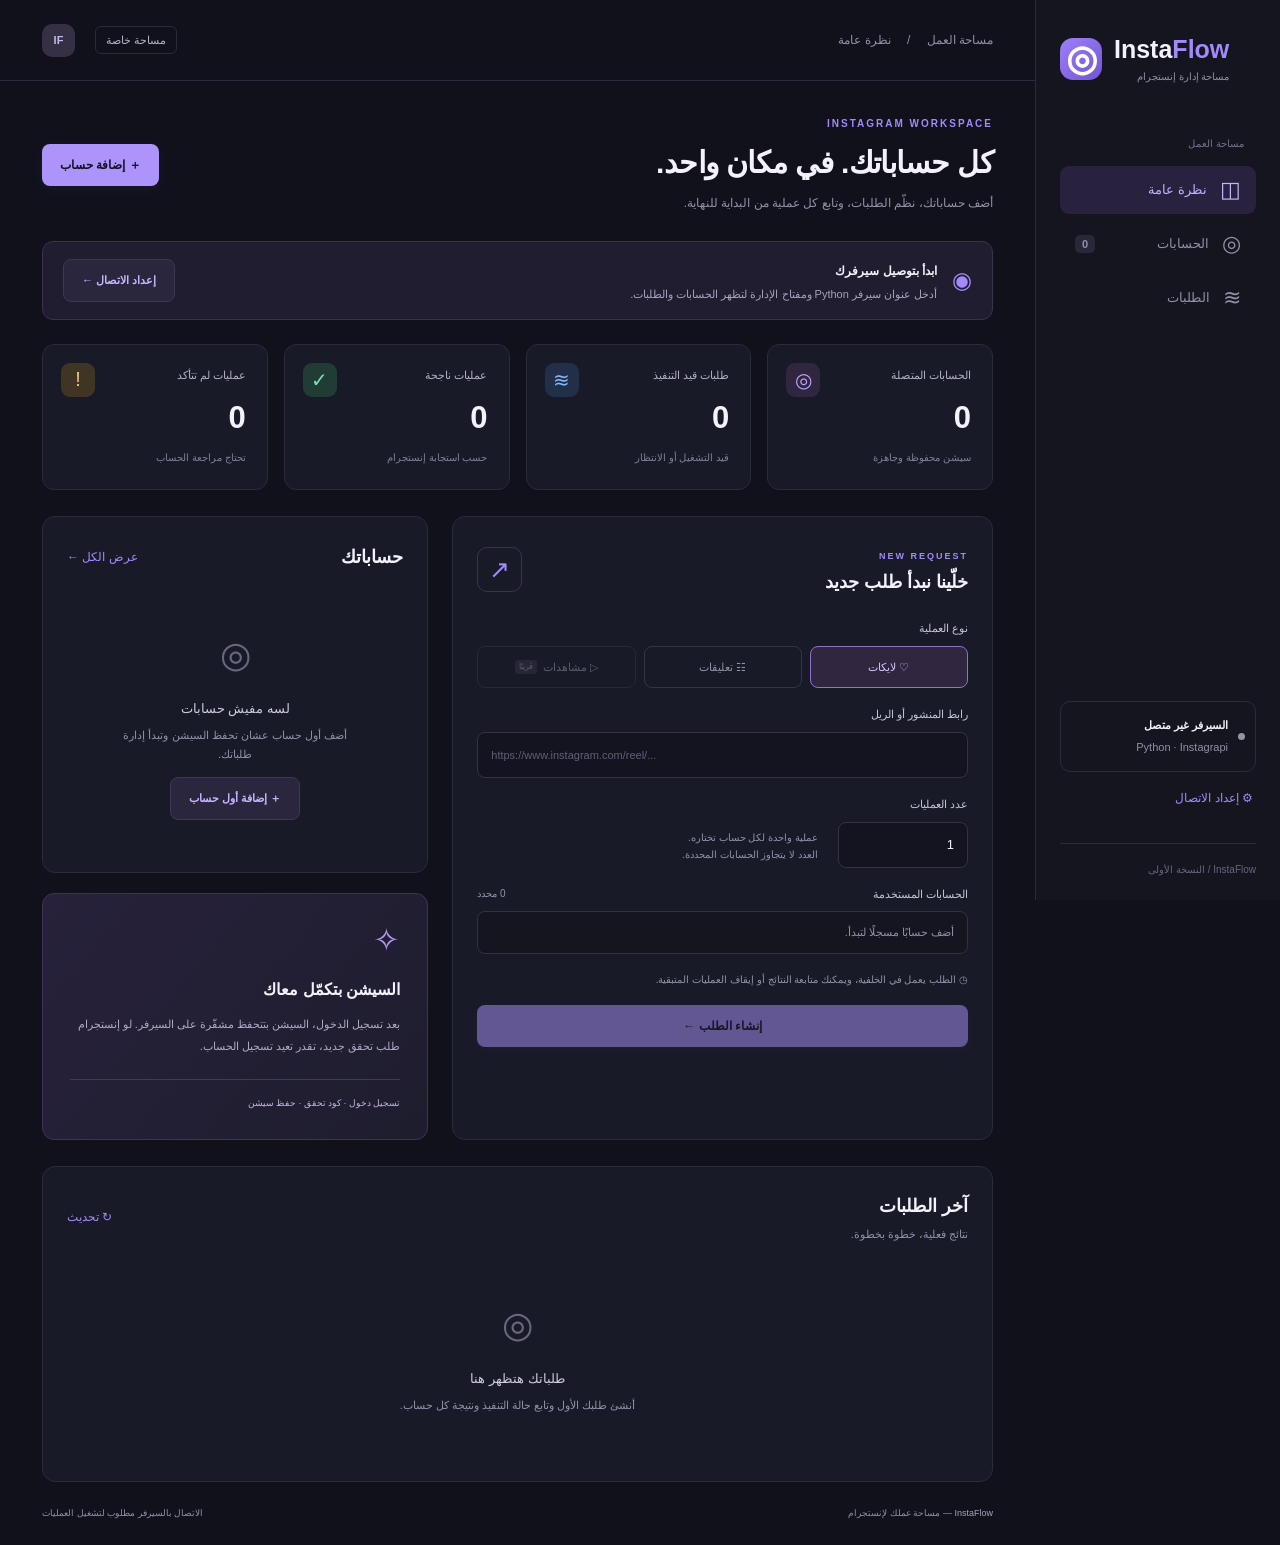
<file: web/index.html>
<!doctype html>
<html lang="ar" dir="rtl">
<head>
  <meta charset="utf-8"><meta name="viewport" content="width=device-width, initial-scale=1">
  <meta name="theme-color" content="#10111c"><title>InstaFlow — إدارة حسابات إنستجرام</title>
  <link rel="stylesheet" href="./assets/styles.css"><script src="./assets/app.js" defer></script>
</head>
<body>
<div class="layout">
  <aside class="sidebar">
    <a class="brand" href="./"><span class="brand-icon">◎</span><span>Insta<span class="accent">Flow</span><small>مساحة إدارة إنستجرام</small></span></a>
    <div class="nav-label">مساحة العمل</div>
    <nav aria-label="التنقل الرئيسي">
      <button class="nav active" data-view="overview"><span>◫</span> نظرة عامة</button>
      <button class="nav" data-view="accounts"><span>◎</span> الحسابات <b id="nav-count">0</b></button>
      <button class="nav" data-view="jobs"><span>≋</span> الطلبات</button>
    </nav>
    <div class="side-bottom"><div class="server-card"><span class="dot" id="server-dot"></span><div><strong id="server-label">السيرفر غير متصل</strong><small>Python · Instagrapi</small></div></div><button class="text-button" id="connection-button">⚙ إعداد الاتصال</button><small class="version">InstaFlow / النسخة الأولى</small></div>
  </aside>
  <main>
    <header><div class="breadcrumb">مساحة العمل <span>/</span> <span id="breadcrumb">نظرة عامة</span></div><div class="header-actions"><span class="workspace-badge">مساحة خاصة</span><button class="avatar" id="disconnect-button" title="قطع الاتصال" aria-label="قطع الاتصال">IF</button></div></header>
    <div class="content">
      <section class="page-heading"><div><div class="eyebrow">INSTAGRAM WORKSPACE</div><h1 id="page-title">كل حساباتك. في مكان واحد.</h1><p id="page-description">أضف حساباتك، نظّم الطلبات، وتابع كل عملية من البداية للنهاية.</p></div><button class="button primary" id="add-account">＋ إضافة حساب</button></section>
      <div class="notice" id="connection-notice"><span>◉</span><div><strong>ابدأ بتوصيل سيرفرك</strong><p>أدخل عنوان سيرفر Python ومفتاح الإدارة لتظهر الحسابات والطلبات.</p></div><button class="button subtle" id="connect-notice">إعداد الاتصال ←</button></div>
      <section class="stats" aria-label="إحصائيات الحسابات والطلبات">
        <article class="stat"><span class="stat-icon violet">◎</span><p>الحسابات المتصلة</p><strong id="stat-accounts">0</strong><small>سيشن محفوظة وجاهزة</small></article>
        <article class="stat"><span class="stat-icon blue">≋</span><p>طلبات قيد التنفيذ</p><strong id="stat-running">0</strong><small>قيد التشغيل أو الانتظار</small></article>
        <article class="stat"><span class="stat-icon green">✓</span><p>عمليات ناجحة</p><strong id="stat-completed">0</strong><small>حسب استجابة إنستجرام</small></article>
        <article class="stat"><span class="stat-icon amber">!</span><p>عمليات لم تتأكد</p><strong id="stat-failed">0</strong><small>تحتاج مراجعة الحساب</small></article>
      </section>
      <div class="main-grid" id="overview-view">
        <section class="panel new-job-panel"><div class="panel-heading"><div><span class="eyebrow">NEW REQUEST</span><h2>خلّينا نبدأ طلب جديد</h2></div><span class="panel-icon">↗</span></div>
          <form id="job-form">
            <label>نوع العملية</label><div class="action-tabs"><label class="action-tab"><input type="radio" name="action" value="like" checked><span>♡ لايكات</span></label><label class="action-tab"><input type="radio" name="action" value="comment"><span>☷ تعليقات</span></label><span class="unavailable" title="مشاهدات الريلز تحتاج اختبار احتساب فعلي">▷ مشاهدات <small>قريبًا</small></span></div>
            <label for="post-url">رابط المنشور أو الريل</label><input id="post-url" name="url" type="url" dir="ltr" placeholder="https://www.instagram.com/reel/..." required maxlength="500">
            <div id="comment-field" hidden><label for="comment">نص التعليق</label><textarea id="comment" name="comment" rows="3" maxlength="1000" placeholder="اكتب التعليق هنا…"></textarea></div>
            <div class="form-row"><div><label for="quantity">عدد العمليات</label><input id="quantity" name="quantity" type="number" min="1" max="100" value="1" required></div><div class="quantity-help">عملية واحدة لكل حساب تختاره.<br>العدد لا يتجاوز الحسابات المحددة.</div></div>
            <label>الحسابات المستخدمة <span class="muted" id="selected-count">0 محدد</span></label><div id="account-picker" class="account-picker"><p class="muted">أضف حسابًا مسجلًا لتبدأ.</p></div>
            <p class="form-note">◷ الطلب يعمل في الخلفية، ويمكنك متابعة النتائج أو إيقاف العمليات المتبقية.</p><button class="button primary full" id="submit-job" type="submit">إنشاء الطلب ←</button>
          </form>
        </section>
        <div class="right-stack"><section class="panel"><div class="panel-heading"><h2>حساباتك</h2><button class="text-button" data-go="accounts">عرض الكل ←</button></div><div id="overview-accounts"></div></section><section class="tip-card"><span class="tip-icon">✧</span><h3>السيشن بتكمّل معاك</h3><p>بعد تسجيل الدخول، السيشن بتتحفظ مشفّرة على السيرفر. لو إنستجرام طلب تحقق جديد، تقدر تعيد تسجيل الحساب.</p><div class="tip-tag">تسجيل دخول · كود تحقق · حفظ سيشن</div></section></div>
      </div>
      <section id="accounts-view" hidden class="panel"><div class="panel-heading"><h2>كل الحسابات</h2><span class="muted">الحسابات المسجلة فقط</span></div><div id="accounts-list"></div></section>
      <section class="panel activity-panel" id="jobs-section"><div class="panel-heading"><div><h2>آخر الطلبات</h2><p class="muted">نتائج فعلية، خطوة بخطوة.</p></div><button class="text-button" id="refresh-button">↻ تحديث</button></div><div id="jobs-list"></div></section>
      <footer><span>InstaFlow <span class="muted">— مساحة عملك لإنستجرام</span></span><span class="muted">الاتصال بالسيرفر مطلوب لتشغيل العمليات</span></footer>
    </div>
  </main>
</div>
<dialog id="connection-dialog"><form id="connection-form"><div class="dialog-heading"><h2>توصيل السيرفر</h2><button class="close" type="button" data-close="connection-dialog" aria-label="إغلاق">×</button></div><p class="muted">مفتاح الإدارة يظل في ذاكرة هذه الصفحة؛ ستحتاج إدخاله بعد إعادة تحميلها.</p><label for="api-url">عنوان سيرفر Python</label><input id="api-url" type="url" dir="ltr" placeholder="https://api.example.com" required><label for="admin-key">مفتاح الإدارة</label><input id="admin-key" type="password" autocomplete="off" required minlength="32"><p id="connection-error" class="error" role="alert"></p><button class="button primary full" type="submit">اتصال بالسيرفر</button></form></dialog>
<dialog id="login-dialog"><div class="dialog-heading"><h2>إضافة حساب إنستجرام</h2><button class="close" type="button" data-close="login-dialog" aria-label="إغلاق">×</button></div><form id="login-form"><p class="muted">لو عندك حساب محفوظ، نفحص السيشن أولًا. كلمة المرور مطلوبة لأول دخول أو عند انتهاء السيشن، ولا تُحفظ.</p><label for="username">اسم المستخدم أو الإيميل</label><input id="username" dir="ltr" autocomplete="off" required maxlength="100" placeholder="username / email"><label for="password">كلمة المرور (أول دخول أو تجديد سيشن)</label><input id="password" type="password" autocomplete="off" required maxlength="300"><button class="button primary full" type="submit">فحص السيشن / تسجيل الدخول</button></form><form id="session-form"><h3>عندك سيشن محفوظة؟</h3><p class="muted">اختر ملف session.json المحفوظ من instagrapi. نتحقق من الحساب ونحفظ السيشن مشفّرة، بدون كلمة مرور.</p><label for="session-file">ملف السيشن (حتى 12 كيلوبايت)</label><input id="session-file" type="file" accept=".json,application/json" required><button class="button subtle full" type="submit">استيراد السيشن</button></form><div id="login-progress" hidden><div class="login-status"><span class="pulse">◎</span><p id="login-message" role="status"></p></div><form id="code-form" hidden><label id="code-label" for="code">كود التحقق</label><input id="code" inputmode="numeric" pattern="[0-9]{6,8}" maxlength="8" minlength="6" autocomplete="one-time-code" dir="ltr" required><button class="button primary full" type="submit">تأكيد الكود</button></form><button id="retry-login" class="button subtle full" hidden>محاولة جديدة</button></div><p id="login-error" class="error" role="alert"></p></dialog>
<div id="toast" class="toast" hidden role="status"></div>
</body></html>
</file>
<file: web/assets/styles.css>
:root{color-scheme:dark;--bg:#10111b;--panel:#191a28;--border:#2a2b3b;--text:#f3f2fa;--muted:#9091a8;--purple:#a28afa;--green:#7bdeb3}*{box-sizing:border-box}body{margin:0;background:var(--bg);color:var(--text);font:15px/1.7 Tahoma,Arial,sans-serif}button,input,textarea{font:inherit}button,a,input,textarea{outline-offset:4px}button{cursor:pointer}button:disabled{opacity:.5;cursor:wait}a{color:inherit;text-decoration:none}h1,h2,h3,p{margin:0}h1{font-size:30px;letter-spacing:-.6px;line-height:1.5}h2{font-size:18px}h3{font-size:17px}small{font-size:11px}button{border:0}button:focus-visible,a:focus-visible{outline:2px solid var(--purple)}[hidden]{display:none!important}.layout{display:flex;min-height:100vh}.sidebar{width:245px;flex-shrink:0;background:#14151f;border-left:1px solid var(--border);padding:35px 24px 22px;display:flex;flex-direction:column;position:sticky;top:0;height:100vh}.brand{display:flex;align-items:center;gap:12px;direction:ltr;font:bold 25px Arial,sans-serif}.brand-icon{display:grid;place-items:center;width:42px;height:42px;background:linear-gradient(140deg,#9e80fa,#7553d4);border-radius:13px;font-size:36px;color:white}.brand small{display:block;color:var(--muted);font:10px Tahoma;margin-top:7px;text-align:right}.accent{color:var(--purple)}.nav-label{font-size:10px;color:#73748c;margin:53px 12px 14px}.nav{display:flex;align-items:center;gap:13px;width:100%;background:transparent;color:var(--muted);padding:13px 15px;border-radius:9px;text-align:right;margin-bottom:6px;font-size:13px}.nav>span{font-size:22px;line-height:1}.nav b{margin-right:auto;border-radius:5px;background:#27283a;padding:0 7px;font-size:11px}.nav.active{background:#28223f;color:#c4b1ff}.nav:hover{background:#222232}.side-bottom{margin-top:auto}.server-card{border:1px solid var(--border);border-radius:10px;padding:14px 10px;display:flex;align-items:center;gap:10px}.server-card strong{font-size:11px;display:block}.server-card small{display:block;color:var(--muted);direction:ltr;margin-top:3px}.dot{width:7px;height:7px;flex-shrink:0;border-radius:50%;background:#9493a4}.dot.online{background:var(--green);box-shadow:0 0 9px #7bdeb350}.text-button{background:none;color:var(--purple);font-size:12px;padding:6px 0}.side-bottom .text-button{margin:10px 3px}.version{display:block;margin-top:19px;padding-top:17px;border-top:1px solid var(--border);color:#65667d;font-size:10px}main{width:calc(100% - 245px);min-width:0}header{height:81px;border-bottom:1px solid var(--border);padding:0 42px;display:flex;align-items:center;justify-content:space-between}.breadcrumb{font-size:12px;color:var(--muted)}.breadcrumb span{margin-right:13px}.header-actions{display:flex;align-items:center;gap:20px}.workspace-badge{color:#b5b4c9;font-size:11px;border:1px solid var(--border);border-radius:6px;padding:4px 10px}.avatar{width:33px;height:33px;border-radius:10px;background:#353044;color:#c6b7ec;font:bold 11px Arial}.content{padding:35px 42px 0;max-width:1500px;margin:auto}.page-heading{display:flex;justify-content:space-between;gap:20px;align-items:center;margin-bottom:28px}.eyebrow{font:bold 10px/1.5 Arial,sans-serif;letter-spacing:2px;color:var(--purple);margin-bottom:9px}.page-heading p{margin-top:8px;color:var(--muted);font-size:12px}.button{border-radius:8px;padding:11px 18px;font-size:12px;font-weight:bold;white-space:nowrap}.primary{background:#ac94fb;color:#181127;box-shadow:0 3px 15px #a28afa12}.primary:hover{background:#bda8ff}.subtle{background:#2a263d;color:#c8b7ff;border:1px solid #413655}.full{width:100%}.notice{display:flex;align-items:center;gap:15px;border:1px solid #39314e;background:#211d30;border-radius:11px;padding:15px 20px;margin-bottom:24px}.notice>span{font-size:23px;color:var(--purple)}.notice strong{font-size:12px}.notice p{color:#a8a0be;font-size:11px;margin-top:2px}.notice button{margin-right:auto;font-size:11px}.stats{display:grid;grid-template-columns:repeat(4,1fr);gap:16px;margin-bottom:26px}.stat{position:relative;background:var(--panel);border:1px solid var(--border);border-radius:12px;padding:21px}.stat-icon{position:absolute;left:18px;top:18px;width:34px;height:34px;display:grid;place-items:center;border-radius:9px;font:20px Arial}.violet{background:#302640;color:#c1a5fd}.blue{background:#222f48;color:#87b8fa}.green{background:#213b35;color:#7bdeb3}.amber{background:#403525;color:#eec387}.stat p{color:#b1b0c5;font-size:11px;padding-left:25px}.stat>strong{font:600 31px/1.6 Arial;display:block;margin-top:9px}.stat small{color:#7f8097;font-size:10px}.main-grid{display:grid;grid-template-columns:1.4fr 1fr;gap:24px}.panel{background:var(--panel);border:1px solid var(--border);border-radius:13px;padding:24px;min-width:0}.panel-heading{display:flex;justify-content:space-between;align-items:center;margin-bottom:22px;gap:12px}.panel-heading p{font-size:11px;margin-top:4px}.panel-icon{font:25px Arial;color:var(--purple);border:1px solid #39334e;border-radius:10px;padding:7px 11px}.panel .eyebrow{font-size:9px;margin-bottom:6px}form>label,#comment-field>label,.form-row label{display:block;font-size:11px;margin:17px 0 8px;color:#c6c4d8}input,textarea{width:100%;background:#131420;border:1px solid #333344;border-radius:8px;color:var(--text);padding:11px 13px;font-size:13px}input:focus,textarea:focus{outline:1px solid var(--purple);border-color:var(--purple)}input::placeholder,textarea::placeholder{color:#5e607a;font-size:11px}input[type=checkbox],input[type=radio]{width:auto;accent-color:var(--purple)}.action-tabs{display:grid;grid-template-columns:1fr 1fr 1fr;gap:8px}.action-tab{position:relative;cursor:pointer;display:block}.action-tab input{position:absolute;opacity:0}.action-tab span,.unavailable{display:flex;justify-content:center;align-items:center;gap:6px;padding:10px 7px;border:1px solid #363546;border-radius:8px;font-size:11px;color:var(--muted);height:42px}.action-tab input:checked+span{background:#302640;border-color:#9171d0;color:#d4c1ff}.action-tab input:focus-visible+span{outline:2px solid var(--purple)}.unavailable{opacity:.55;cursor:help}.unavailable small{font-size:8px;background:#333241;padding:0 4px;border-radius:3px}.form-row{display:grid;grid-template-columns:130px 1fr;gap:20px;align-items:end}.quantity-help{font-size:10px;color:var(--muted);padding-bottom:5px}.account-picker{max-height:180px;overflow:auto;background:#14151f;border:1px solid #303141;border-radius:8px;padding:11px 13px}.account-picker p{font-size:11px}.picker-row{display:flex;align-items:center;gap:10px;padding:6px 0;cursor:pointer}.picker-row span{direction:ltr;font-size:12px}#selected-count{float:left;font-size:10px}.form-note{font-size:10px;color:var(--muted);margin:17px 0}.right-stack{display:flex;flex-direction:column;gap:20px}.empty-state{text-align:center;padding:28px 10px}.empty-icon{font-size:36px;color:#696780;display:block;margin-bottom:13px}.empty-state strong{display:block;font-size:13px;font-weight:normal;color:#cdcbde}.empty-state p{font-size:11px;color:var(--muted);margin:6px auto 14px;max-width:240px}.empty-state .button{font-size:11px}.tip-card{position:relative;background:linear-gradient(130deg,#27213b,#1e1d2e);border:1px solid #3d3455;border-radius:12px;padding:27px;overflow:hidden}.tip-icon{display:block;color:#b29bef;font:32px Arial;margin-bottom:17px}.tip-card h3{font-size:16px}.tip-card p{margin:10px 0 22px;font-size:11px;color:#b1a9c6;line-height:2}.tip-tag{font-size:9px;color:#c6b7e6;border-top:1px solid #443953;padding-top:16px}.activity-panel{margin-top:26px}.muted{color:var(--muted)}.account-row{display:flex;align-items:center;gap:12px;padding:14px 0;border-bottom:1px solid var(--border)}.account-row:last-child{border-bottom:0}.account-avatar{width:37px;height:37px;background:#302a44;color:#c3acf7;border-radius:10px;display:grid;place-items:center;font:bold 14px Arial}.account-name{direction:ltr;font-size:13px;font-weight:bold}.account-detail{font-size:10px;color:var(--muted)}.account-actions{margin-right:auto;display:flex;gap:14px;align-items:center}.badge{display:inline-block;border-radius:5px;padding:3px 8px;font-size:10px;background:#26332f;color:#8cdbb8}.badge.queued,.badge.running{color:#c1a6ff;background:#322940}.badge.finished_with_errors,.badge.interrupted{color:#e8bf7a;background:#3f3227}.badge.cancelled{color:#aaa8bc;background:#30303c}.delete-button{background:none;color:#dd929e;font-size:10px;padding:6px}.jobs-table{width:100%;border-collapse:collapse;text-align:right;font-size:12px;min-width:560px}.table-scroll{overflow:auto}.jobs-table th{font-weight:normal;font-size:10px;color:#9694af;border-bottom:1px solid var(--border);padding:10px}.jobs-table td{padding:16px 10px;border-bottom:1px solid #262738;vertical-align:top}.jobs-table tr:last-child td{border-bottom:0}.job-meta{font-size:9px;color:var(--muted);max-width:230px;margin-top:5px;overflow-wrap:anywhere}.jobs-table a{color:#c5b2fa}.jobs-table details{font-size:10px;max-width:240px}.jobs-table summary{cursor:pointer;color:var(--purple);margin-top:5px}.jobs-table ul{padding-right:15px}.jobs-table .text-button{font-size:10px}.progress-bar{width:75px;height:4px;background:#333044;border-radius:3px;margin-top:7px;overflow:hidden}.progress-bar span{height:100%;display:block;background:#a38bfa}.progress-bar span[data-progress]{width:var(--progress)}footer{display:flex;justify-content:space-between;padding:24px 0;font-size:9px;color:#aaa3bc}dialog{width:min(440px,calc(100vw - 30px));max-height:90vh;overflow:auto;background:var(--panel);color:var(--text);border:1px solid #454057;border-radius:15px;padding:27px;box-shadow:0 20px 100px #0006}dialog::backdrop{background:#080811bb;backdrop-filter:blur(5px)}.dialog-heading{display:flex;align-items:center;justify-content:space-between;margin-bottom:15px}.close{background:none;color:#c5c0d5;font:25px Arial;padding:4px 8px}dialog p{font-size:11px}dialog .full{margin-top:19px}.error{color:#f0a0ab;margin-top:10px;overflow-wrap:anywhere}.login-status{padding:25px 10px;text-align:center}.pulse{font:35px Arial;color:var(--purple)}.login-status p{margin-top:12px}.toast{position:fixed;bottom:24px;left:24px;right:auto;background:#30283f;border:1px solid #66527f;border-radius:10px;padding:13px 22px;font-size:12px;box-shadow:0 10px 40px #0005;max-width:calc(100vw - 48px);z-index:10}.toast.error{background:#3d252e;border-color:#835265}@media(min-width:1600px){.content{padding-top:45px}.main-grid{grid-template-columns:1.5fr 1fr}}@media(max-width:1100px){.sidebar{width:205px;padding:30px 18px}main{width:calc(100% - 205px)}header{padding:0 25px}.content{padding:28px 25px 0}.stats{gap:10px}.stat{padding:17px}.stat-icon{left:12px;top:14px;width:26px;height:26px;font-size:16px}.stat p{font-size:10px}.main-grid{gap:16px;grid-template-columns:1.25fr 1fr}.panel{padding:20px}.page-heading h1{font-size:25px}.action-tabs{gap:5px}.action-tab span,.unavailable{font-size:10px;padding:8px 3px}}@media(max-width:800px){.layout{display:block}.sidebar{position:static;width:100%;height:auto;padding:17px 20px;border-left:0;border-bottom:1px solid var(--border)}.brand{font-size:22px}.brand-icon{width:35px;height:35px;font-size:29px}.brand small{display:none}.nav-label,.side-bottom{display:none}nav{display:flex;margin-top:18px;gap:8px}.nav{margin:0;justify-content:center;font-size:11px;padding:9px 10px}.nav b{margin-right:0}.nav>span{font-size:17px}main{width:100%}header{height:58px;padding:0 20px}.content{padding:25px 20px 0}.page-heading{gap:12px}.page-heading h1{font-size:23px}.page-heading p{font-size:11px}.page-heading .button{padding:10px 12px;font-size:11px}.stats{grid-template-columns:repeat(2,1fr)}.main-grid{grid-template-columns:1fr}.right-stack{display:grid;grid-template-columns:1fr 1fr;align-items:start}.notice{padding:13px;gap:10px;flex-wrap:wrap}.notice button{margin-right:0}.notice p{font-size:10px}footer{gap:15px}.workspace-badge{display:none}}@media(max-width:480px){.content{padding:22px 14px 0}.page-heading{align-items:flex-start}.page-heading h1{font-size:20px}.eyebrow{font-size:8px}.page-heading p{max-width:220px;font-size:10px}.page-heading .button{font-size:10px;padding:9px}.stat{padding:16px}.stat>strong{font-size:27px}.right-stack{display:flex}.panel{padding:19px}.panel-heading h2{font-size:16px}.form-row{grid-template-columns:95px 1fr;gap:13px}.account-actions{gap:7px;flex-wrap:wrap;justify-content:flex-end}footer{flex-direction:column;gap:5px}.notice>span{display:none}.notice button{padding:7px 10px}.notice>div{flex:1 1 180px}.action-tab span,.unavailable{font-size:11px}.unavailable small{font-size:7px}}
</file>
<file: insta_bot/web/assets/styles.css>
:root{color-scheme:dark;--bg:#10111b;--panel:#191a28;--border:#2a2b3b;--text:#f3f2fa;--muted:#9091a8;--purple:#a28afa;--green:#7bdeb3}*{box-sizing:border-box}body{margin:0;background:var(--bg);color:var(--text);font:15px/1.7 Tahoma,Arial,sans-serif}button,input,textarea{font:inherit}button,a,input,textarea{outline-offset:4px}button{cursor:pointer}button:disabled{opacity:.5;cursor:wait}a{color:inherit;text-decoration:none}h1,h2,h3,p{margin:0}h1{font-size:30px;letter-spacing:-.6px;line-height:1.5}h2{font-size:18px}h3{font-size:17px}small{font-size:11px}button{border:0}button:focus-visible,a:focus-visible{outline:2px solid var(--purple)}[hidden]{display:none!important}.layout{display:flex;min-height:100vh}.sidebar{width:245px;flex-shrink:0;background:#14151f;border-left:1px solid var(--border);padding:35px 24px 22px;display:flex;flex-direction:column;position:sticky;top:0;height:100vh}.brand{display:flex;align-items:center;gap:12px;direction:ltr;font:bold 25px Arial,sans-serif}.brand-icon{display:grid;place-items:center;width:42px;height:42px;background:linear-gradient(140deg,#9e80fa,#7553d4);border-radius:13px;font-size:36px;color:white}.brand small{display:block;color:var(--muted);font:10px Tahoma;margin-top:7px;text-align:right}.accent{color:var(--purple)}.nav-label{font-size:10px;color:#73748c;margin:53px 12px 14px}.nav{display:flex;align-items:center;gap:13px;width:100%;background:transparent;color:var(--muted);padding:13px 15px;border-radius:9px;text-align:right;margin-bottom:6px;font-size:13px}.nav>span{font-size:22px;line-height:1}.nav b{margin-right:auto;border-radius:5px;background:#27283a;padding:0 7px;font-size:11px}.nav.active{background:#28223f;color:#c4b1ff}.nav:hover{background:#222232}.side-bottom{margin-top:auto}.server-card{border:1px solid var(--border);border-radius:10px;padding:14px 10px;display:flex;align-items:center;gap:10px}.server-card strong{font-size:11px;display:block}.server-card small{display:block;color:var(--muted);direction:ltr;margin-top:3px}.dot{width:7px;height:7px;flex-shrink:0;border-radius:50%;background:#9493a4}.dot.online{background:var(--green);box-shadow:0 0 9px #7bdeb350}.text-button{background:none;color:var(--purple);font-size:12px;padding:6px 0}.side-bottom .text-button{margin:10px 3px}.version{display:block;margin-top:19px;padding-top:17px;border-top:1px solid var(--border);color:#65667d;font-size:10px}main{width:calc(100% - 245px);min-width:0}header{height:81px;border-bottom:1px solid var(--border);padding:0 42px;display:flex;align-items:center;justify-content:space-between}.breadcrumb{font-size:12px;color:var(--muted)}.breadcrumb span{margin-right:13px}.header-actions{display:flex;align-items:center;gap:20px}.workspace-badge{color:#b5b4c9;font-size:11px;border:1px solid var(--border);border-radius:6px;padding:4px 10px}.avatar{width:33px;height:33px;border-radius:10px;background:#353044;color:#c6b7ec;font:bold 11px Arial}.content{padding:35px 42px 0;max-width:1500px;margin:auto}.page-heading{display:flex;justify-content:space-between;gap:20px;align-items:center;margin-bottom:28px}.eyebrow{font:bold 10px/1.5 Arial,sans-serif;letter-spacing:2px;color:var(--purple);margin-bottom:9px}.page-heading p{margin-top:8px;color:var(--muted);font-size:12px}.button{border-radius:8px;padding:11px 18px;font-size:12px;font-weight:bold;white-space:nowrap}.primary{background:#ac94fb;color:#181127;box-shadow:0 3px 15px #a28afa12}.primary:hover{background:#bda8ff}.subtle{background:#2a263d;color:#c8b7ff;border:1px solid #413655}.full{width:100%}.notice{display:flex;align-items:center;gap:15px;border:1px solid #39314e;background:#211d30;border-radius:11px;padding:15px 20px;margin-bottom:24px}.notice>span{font-size:23px;color:var(--purple)}.notice strong{font-size:12px}.notice p{color:#a8a0be;font-size:11px;margin-top:2px}.notice button{margin-right:auto;font-size:11px}.stats{display:grid;grid-template-columns:repeat(4,1fr);gap:16px;margin-bottom:26px}.stat{position:relative;background:var(--panel);border:1px solid var(--border);border-radius:12px;padding:21px}.stat-icon{position:absolute;left:18px;top:18px;width:34px;height:34px;display:grid;place-items:center;border-radius:9px;font:20px Arial}.violet{background:#302640;color:#c1a5fd}.blue{background:#222f48;color:#87b8fa}.green{background:#213b35;color:#7bdeb3}.amber{background:#403525;color:#eec387}.stat p{color:#b1b0c5;font-size:11px;padding-left:25px}.stat>strong{font:600 31px/1.6 Arial;display:block;margin-top:9px}.stat small{color:#7f8097;font-size:10px}.main-grid{display:grid;grid-template-columns:1.4fr 1fr;gap:24px}.panel{background:var(--panel);border:1px solid var(--border);border-radius:13px;padding:24px;min-width:0}.panel-heading{display:flex;justify-content:space-between;align-items:center;margin-bottom:22px;gap:12px}.panel-heading p{font-size:11px;margin-top:4px}.panel-icon{font:25px Arial;color:var(--purple);border:1px solid #39334e;border-radius:10px;padding:7px 11px}.panel .eyebrow{font-size:9px;margin-bottom:6px}form>label,#comment-field>label,.form-row label{display:block;font-size:11px;margin:17px 0 8px;color:#c6c4d8}input,textarea{width:100%;background:#131420;border:1px solid #333344;border-radius:8px;color:var(--text);padding:11px 13px;font-size:13px}input:focus,textarea:focus{outline:1px solid var(--purple);border-color:var(--purple)}input::placeholder,textarea::placeholder{color:#5e607a;font-size:11px}input[type=checkbox],input[type=radio]{width:auto;accent-color:var(--purple)}.action-tabs{display:grid;grid-template-columns:1fr 1fr 1fr;gap:8px}.action-tab{position:relative;cursor:pointer;display:block}.action-tab input{position:absolute;opacity:0}.action-tab span,.unavailable{display:flex;justify-content:center;align-items:center;gap:6px;padding:10px 7px;border:1px solid #363546;border-radius:8px;font-size:11px;color:var(--muted);height:42px}.action-tab input:checked+span{background:#302640;border-color:#9171d0;color:#d4c1ff}.action-tab input:focus-visible+span{outline:2px solid var(--purple)}.unavailable{opacity:.55;cursor:help}.unavailable small{font-size:8px;background:#333241;padding:0 4px;border-radius:3px}.form-row{display:grid;grid-template-columns:130px 1fr;gap:20px;align-items:end}.quantity-help{font-size:10px;color:var(--muted);padding-bottom:5px}.account-picker{max-height:180px;overflow:auto;background:#14151f;border:1px solid #303141;border-radius:8px;padding:11px 13px}.account-picker p{font-size:11px}.picker-row{display:flex;align-items:center;gap:10px;padding:6px 0;cursor:pointer}.picker-row span{direction:ltr;font-size:12px}#selected-count{float:left;font-size:10px}.form-note{font-size:10px;color:var(--muted);margin:17px 0}.right-stack{display:flex;flex-direction:column;gap:20px}.empty-state{text-align:center;padding:28px 10px}.empty-icon{font-size:36px;color:#696780;display:block;margin-bottom:13px}.empty-state strong{display:block;font-size:13px;font-weight:normal;color:#cdcbde}.empty-state p{font-size:11px;color:var(--muted);margin:6px auto 14px;max-width:240px}.empty-state .button{font-size:11px}.tip-card{position:relative;background:linear-gradient(130deg,#27213b,#1e1d2e);border:1px solid #3d3455;border-radius:12px;padding:27px;overflow:hidden}.tip-icon{display:block;color:#b29bef;font:32px Arial;margin-bottom:17px}.tip-card h3{font-size:16px}.tip-card p{margin:10px 0 22px;font-size:11px;color:#b1a9c6;line-height:2}.tip-tag{font-size:9px;color:#c6b7e6;border-top:1px solid #443953;padding-top:16px}.activity-panel{margin-top:26px}.muted{color:var(--muted)}.account-row{display:flex;align-items:center;gap:12px;padding:14px 0;border-bottom:1px solid var(--border)}.account-row:last-child{border-bottom:0}.account-avatar{width:37px;height:37px;background:#302a44;color:#c3acf7;border-radius:10px;display:grid;place-items:center;font:bold 14px Arial}.account-name{direction:ltr;font-size:13px;font-weight:bold}.account-detail{font-size:10px;color:var(--muted)}.account-actions{margin-right:auto;display:flex;gap:14px;align-items:center}.badge{display:inline-block;border-radius:5px;padding:3px 8px;font-size:10px;background:#26332f;color:#8cdbb8}.badge.queued,.badge.running{color:#c1a6ff;background:#322940}.badge.finished_with_errors,.badge.interrupted{color:#e8bf7a;background:#3f3227}.badge.cancelled{color:#aaa8bc;background:#30303c}.delete-button{background:none;color:#dd929e;font-size:10px;padding:6px}.jobs-table{width:100%;border-collapse:collapse;text-align:right;font-size:12px;min-width:560px}.table-scroll{overflow:auto}.jobs-table th{font-weight:normal;font-size:10px;color:#9694af;border-bottom:1px solid var(--border);padding:10px}.jobs-table td{padding:16px 10px;border-bottom:1px solid #262738;vertical-align:top}.jobs-table tr:last-child td{border-bottom:0}.job-meta{font-size:9px;color:var(--muted);max-width:230px;margin-top:5px;overflow-wrap:anywhere}.jobs-table a{color:#c5b2fa}.jobs-table details{font-size:10px;max-width:240px}.jobs-table summary{cursor:pointer;color:var(--purple);margin-top:5px}.jobs-table ul{padding-right:15px}.jobs-table .text-button{font-size:10px}.progress-bar{width:75px;height:4px;background:#333044;border-radius:3px;margin-top:7px;overflow:hidden}.progress-bar span{height:100%;display:block;background:#a38bfa}.progress-bar span[data-progress]{width:var(--progress)}footer{display:flex;justify-content:space-between;padding:24px 0;font-size:9px;color:#aaa3bc}dialog{width:min(440px,calc(100vw - 30px));max-height:90vh;overflow:auto;background:var(--panel);color:var(--text);border:1px solid #454057;border-radius:15px;padding:27px;box-shadow:0 20px 100px #0006}dialog::backdrop{background:#080811bb;backdrop-filter:blur(5px)}.dialog-heading{display:flex;align-items:center;justify-content:space-between;margin-bottom:15px}.close{background:none;color:#c5c0d5;font:25px Arial;padding:4px 8px}dialog p{font-size:11px}dialog .full{margin-top:19px}.error{color:#f0a0ab;margin-top:10px;overflow-wrap:anywhere}.login-status{padding:25px 10px;text-align:center}.pulse{font:35px Arial;color:var(--purple)}.login-status p{margin-top:12px}.toast{position:fixed;bottom:24px;left:24px;right:auto;background:#30283f;border:1px solid #66527f;border-radius:10px;padding:13px 22px;font-size:12px;box-shadow:0 10px 40px #0005;max-width:calc(100vw - 48px);z-index:10}.toast.error{background:#3d252e;border-color:#835265}@media(min-width:1600px){.content{padding-top:45px}.main-grid{grid-template-columns:1.5fr 1fr}}@media(max-width:1100px){.sidebar{width:205px;padding:30px 18px}main{width:calc(100% - 205px)}header{padding:0 25px}.content{padding:28px 25px 0}.stats{gap:10px}.stat{padding:17px}.stat-icon{left:12px;top:14px;width:26px;height:26px;font-size:16px}.stat p{font-size:10px}.main-grid{gap:16px;grid-template-columns:1.25fr 1fr}.panel{padding:20px}.page-heading h1{font-size:25px}.action-tabs{gap:5px}.action-tab span,.unavailable{font-size:10px;padding:8px 3px}}@media(max-width:800px){.layout{display:block}.sidebar{position:static;width:100%;height:auto;padding:17px 20px;border-left:0;border-bottom:1px solid var(--border)}.brand{font-size:22px}.brand-icon{width:35px;height:35px;font-size:29px}.brand small{display:none}.nav-label,.side-bottom{display:none}nav{display:flex;margin-top:18px;gap:8px}.nav{margin:0;justify-content:center;font-size:11px;padding:9px 10px}.nav b{margin-right:0}.nav>span{font-size:17px}main{width:100%}header{height:58px;padding:0 20px}.content{padding:25px 20px 0}.page-heading{gap:12px}.page-heading h1{font-size:23px}.page-heading p{font-size:11px}.page-heading .button{padding:10px 12px;font-size:11px}.stats{grid-template-columns:repeat(2,1fr)}.main-grid{grid-template-columns:1fr}.right-stack{display:grid;grid-template-columns:1fr 1fr;align-items:start}.notice{padding:13px;gap:10px;flex-wrap:wrap}.notice button{margin-right:0}.notice p{font-size:10px}footer{gap:15px}.workspace-badge{display:none}}@media(max-width:480px){.content{padding:22px 14px 0}.page-heading{align-items:flex-start}.page-heading h1{font-size:20px}.eyebrow{font-size:8px}.page-heading p{max-width:220px;font-size:10px}.page-heading .button{font-size:10px;padding:9px}.stat{padding:16px}.stat>strong{font-size:27px}.right-stack{display:flex}.panel{padding:19px}.panel-heading h2{font-size:16px}.form-row{grid-template-columns:95px 1fr;gap:13px}.account-actions{gap:7px;flex-wrap:wrap;justify-content:flex-end}footer{flex-direction:column;gap:5px}.notice>span{display:none}.notice button{padding:7px 10px}.notice>div{flex:1 1 180px}.action-tab span,.unavailable{font-size:11px}.unavailable small{font-size:7px}}
</file>
